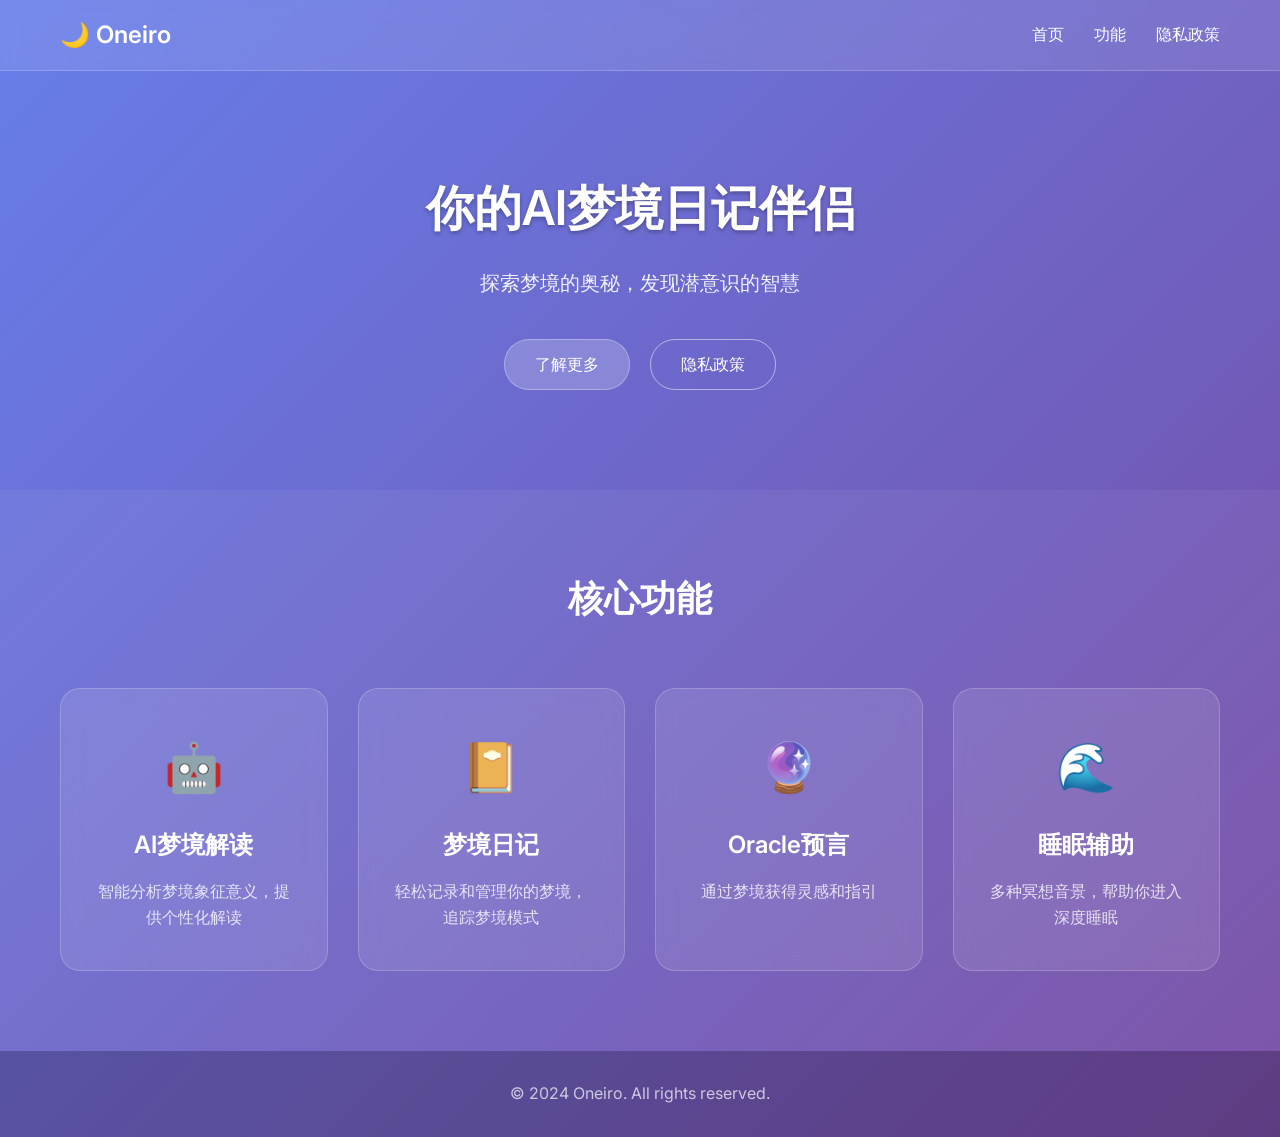
<file: index.html>
<!DOCTYPE html>
<html lang="zh-CN">
<head>
    <meta charset="UTF-8">
    <meta name="viewport" content="width=device-width, initial-scale=1.0">
    <title>Oneiro - AI梦境日记</title>
    <link rel="stylesheet" href="styles.css">
    <link href="https://fonts.googleapis.com/css2?family=Inter:wght@300;400;500;600&display=swap" rel="stylesheet">
</head>
<body>
    <header>
        <nav>
            <div class="nav-container">
                <h1>🌙 Oneiro</h1>
                <ul>
                    <li><a href="#home">首页</a></li>
                    <li><a href="#features">功能</a></li>
                    <li><a href="privacy-policy.html">隐私政策</a></li>
                </ul>
            </div>
        </nav>
    </header>

    <main>
        <section id="home" class="hero">
            <div class="hero-content">
                <h2>你的AI梦境日记伴侣</h2>
                <p>探索梦境的奥秘，发现潜意识的智慧</p>
                <div class="hero-buttons">
                    <a href="#features" class="btn-primary">了解更多</a>
                    <a href="privacy-policy.html" class="btn-secondary">隐私政策</a>
                </div>
            </div>
        </section>

        <section id="features" class="features">
            <div class="container">
                <h2>核心功能</h2>
                <div class="features-grid">
                    <div class="feature-card">
                        <div class="feature-icon">🤖</div>
                        <h3>AI梦境解读</h3>
                        <p>智能分析梦境象征意义，提供个性化解读</p>
                    </div>
                    <div class="feature-card">
                        <div class="feature-icon">📔</div>
                        <h3>梦境日记</h3>
                        <p>轻松记录和管理你的梦境，追踪梦境模式</p>
                    </div>
                    <div class="feature-card">
                        <div class="feature-icon">🔮</div>
                        <h3>Oracle预言</h3>
                        <p>通过梦境获得灵感和指引</p>
                    </div>
                    <div class="feature-card">
                        <div class="feature-icon">🌊</div>
                        <h3>睡眠辅助</h3>
                        <p>多种冥想音景，帮助你进入深度睡眠</p>
                    </div>
                </div>
            </div>
        </section>
    </main>

    <footer>
        <div class="container">
            <p>&copy; 2024 Oneiro. All rights reserved.</p>
        </div>
    </footer>
</body>
</html>
</file>
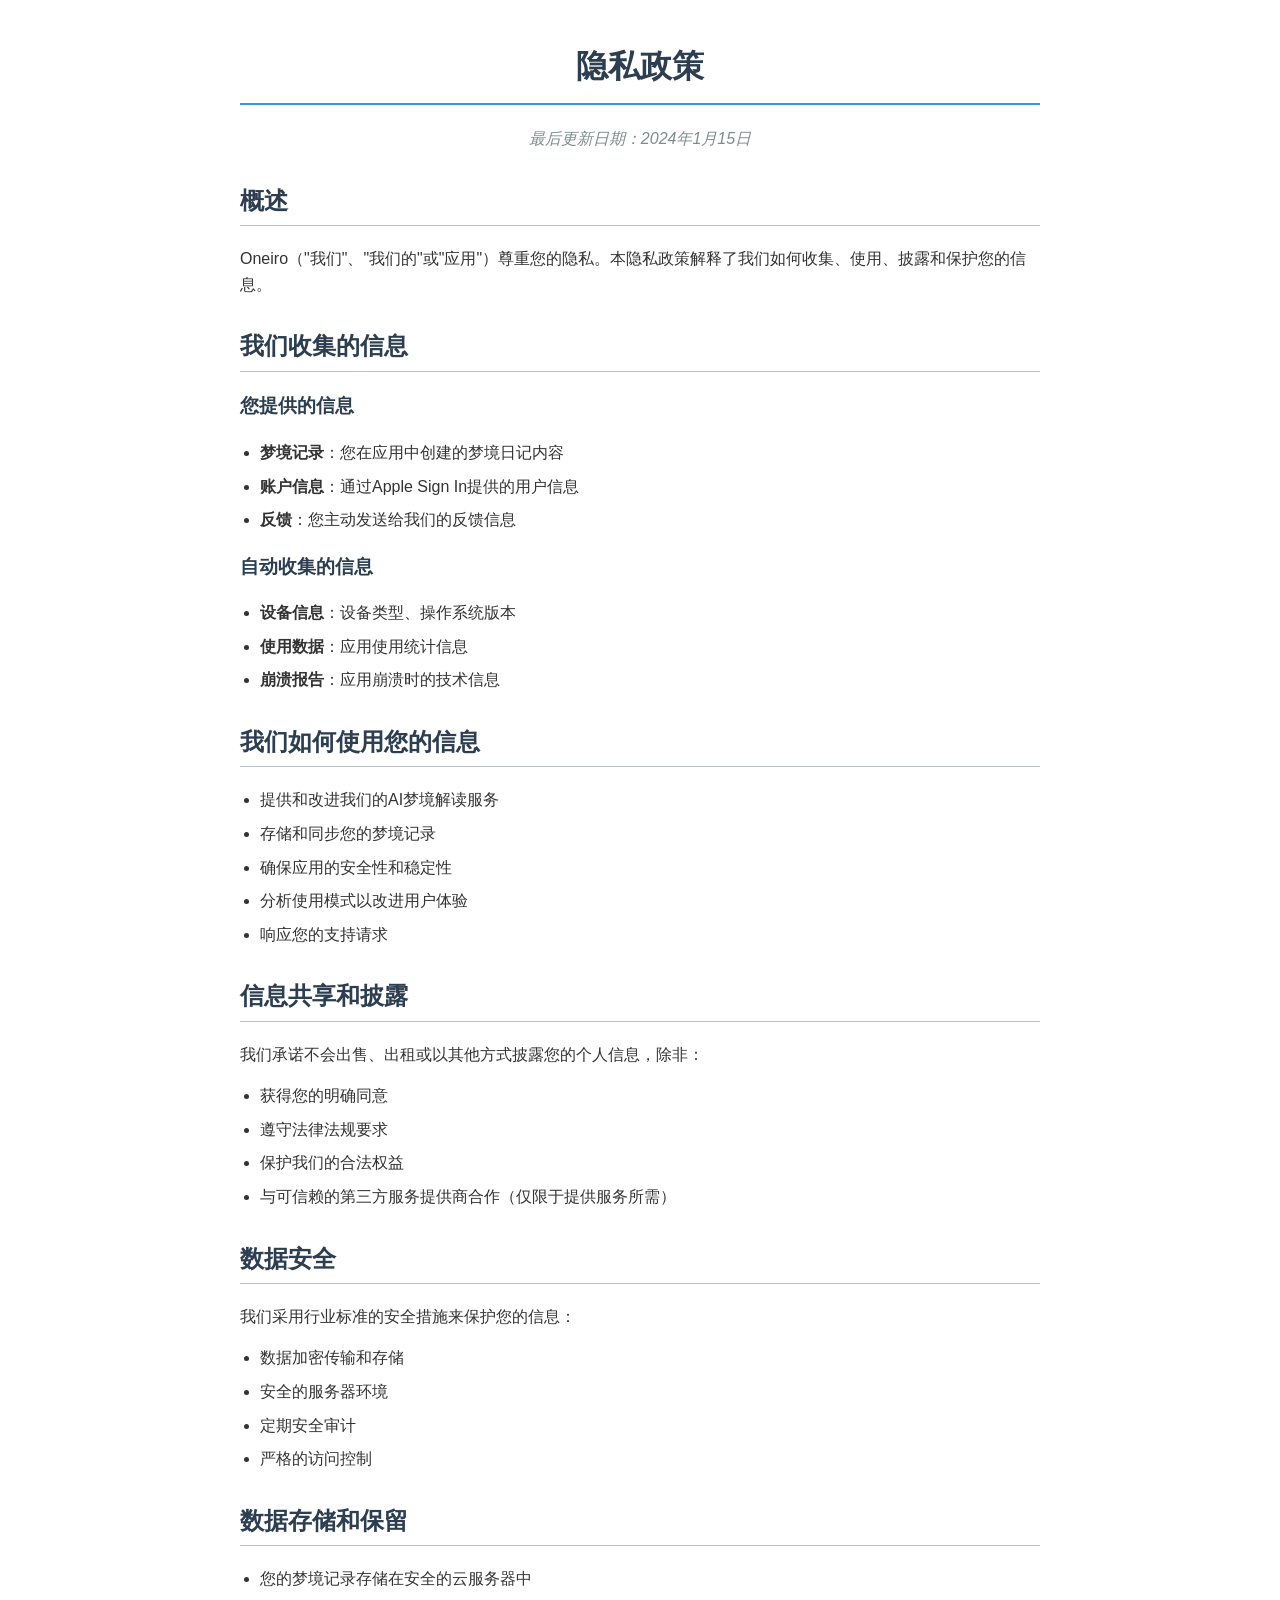
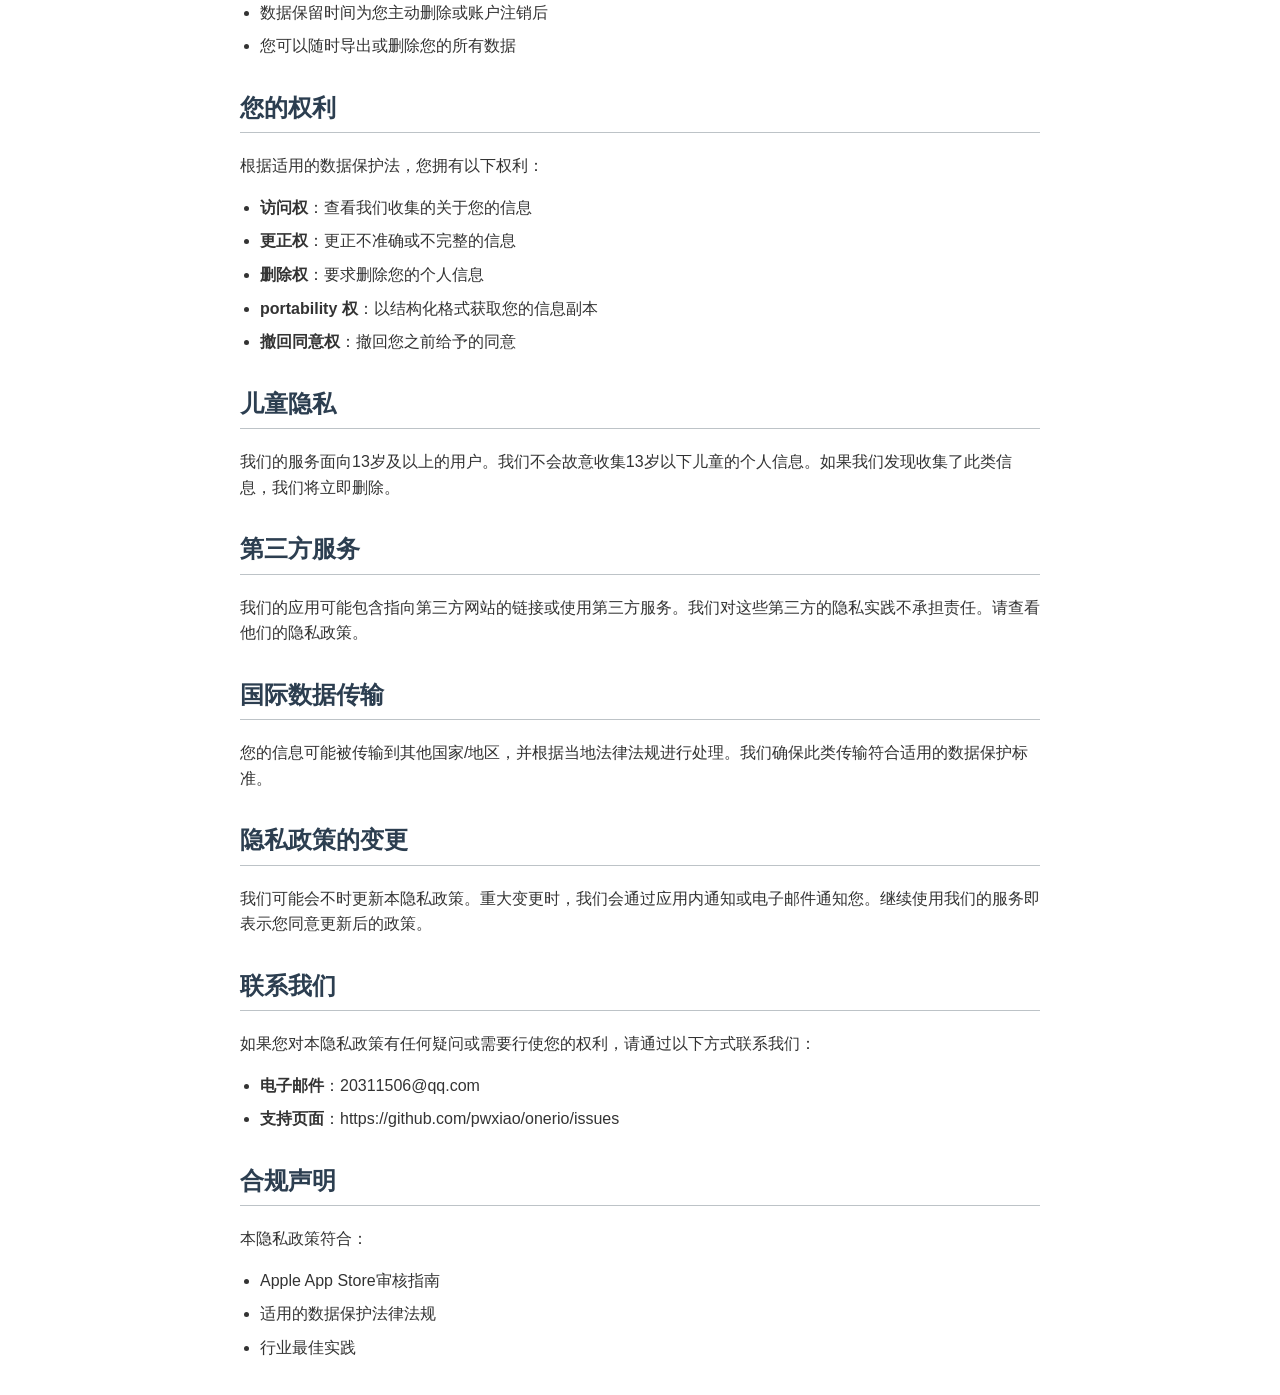
<file: privacy-policy.html>
<!DOCTYPE html>
<html lang="zh-CN">
<head>
    <meta charset="UTF-8">
    <meta name="viewport" content="width=device-width, initial-scale=1.0">
    <title>隐私政策 - Oneiro</title>
    <style>
        body {
            font-family: -apple-system, BlinkMacSystemFont, 'Segoe UI', Roboto, sans-serif;
            line-height: 1.6;
            max-width: 800px;
            margin: 0 auto;
            padding: 20px;
            background: white;
            color: #333;
        }
        h1, h2, h3 {
            color: #2c3e50;
        }
        h1 {
            text-align: center;
            border-bottom: 2px solid #3498db;
            padding-bottom: 10px;
        }
        h2 {
            margin-top: 30px;
            border-bottom: 1px solid #bdc3c7;
            padding-bottom: 5px;
        }
        ul {
            margin: 15px 0;
            padding-left: 20px;
        }
        li {
            margin-bottom: 8px;
        }
        .last-updated {
            text-align: center;
            color: #7f8c8d;
            font-style: italic;
            margin-bottom: 30px;
        }
    </style>
</head>
<body>
    <h1>隐私政策</h1>
    <p class="last-updated">最后更新日期：2024年1月15日</p>
                    <h2>概述</h2>
                    <p>Oneiro（"我们"、"我们的"或"应用"）尊重您的隐私。本隐私政策解释了我们如何收集、使用、披露和保护您的信息。</p>

                    <h2>我们收集的信息</h2>
                    <h3>您提供的信息</h3>
                    <ul>
                        <li><strong>梦境记录</strong>：您在应用中创建的梦境日记内容</li>
                        <li><strong>账户信息</strong>：通过Apple Sign In提供的用户信息</li>
                        <li><strong>反馈</strong>：您主动发送给我们的反馈信息</li>
                    </ul>

                    <h3>自动收集的信息</h3>
                    <ul>
                        <li><strong>设备信息</strong>：设备类型、操作系统版本</li>
                        <li><strong>使用数据</strong>：应用使用统计信息</li>
                        <li><strong>崩溃报告</strong>：应用崩溃时的技术信息</li>
                    </ul>

                    <h2>我们如何使用您的信息</h2>
                    <ul>
                        <li>提供和改进我们的AI梦境解读服务</li>
                        <li>存储和同步您的梦境记录</li>
                        <li>确保应用的安全性和稳定性</li>
                        <li>分析使用模式以改进用户体验</li>
                        <li>响应您的支持请求</li>
                    </ul>

                    <h2>信息共享和披露</h2>
                    <p>我们承诺不会出售、出租或以其他方式披露您的个人信息，除非：</p>
                    <ul>
                        <li>获得您的明确同意</li>
                        <li>遵守法律法规要求</li>
                        <li>保护我们的合法权益</li>
                        <li>与可信赖的第三方服务提供商合作（仅限于提供服务所需）</li>
                    </ul>

                    <h2>数据安全</h2>
                    <p>我们采用行业标准的安全措施来保护您的信息：</p>
                    <ul>
                        <li>数据加密传输和存储</li>
                        <li>安全的服务器环境</li>
                        <li>定期安全审计</li>
                        <li>严格的访问控制</li>
                    </ul>

                    <h2>数据存储和保留</h2>
                    <ul>
                        <li>您的梦境记录存储在安全的云服务器中</li>
                        <li>数据保留时间为您主动删除或账户注销后</li>
                        <li>您可以随时导出或删除您的所有数据</li>
                    </ul>

                    <h2>您的权利</h2>
                    <p>根据适用的数据保护法，您拥有以下权利：</p>
                    <ul>
                        <li><strong>访问权</strong>：查看我们收集的关于您的信息</li>
                        <li><strong>更正权</strong>：更正不准确或不完整的信息</li>
                        <li><strong>删除权</strong>：要求删除您的个人信息</li>
                        <li><strong> portability 权</strong>：以结构化格式获取您的信息副本</li>
                        <li><strong>撤回同意权</strong>：撤回您之前给予的同意</li>
                    </ul>

                    <h2>儿童隐私</h2>
                    <p>我们的服务面向13岁及以上的用户。我们不会故意收集13岁以下儿童的个人信息。如果我们发现收集了此类信息，我们将立即删除。</p>

                    <h2>第三方服务</h2>
                    <p>我们的应用可能包含指向第三方网站的链接或使用第三方服务。我们对这些第三方的隐私实践不承担责任。请查看他们的隐私政策。</p>

                    <h2>国际数据传输</h2>
                    <p>您的信息可能被传输到其他国家/地区，并根据当地法律法规进行处理。我们确保此类传输符合适用的数据保护标准。</p>

                    <h2>隐私政策的变更</h2>
                    <p>我们可能会不时更新本隐私政策。重大变更时，我们会通过应用内通知或电子邮件通知您。继续使用我们的服务即表示您同意更新后的政策。</p>

                    <h2>联系我们</h2>
                    <p>如果您对本隐私政策有任何疑问或需要行使您的权利，请通过以下方式联系我们：</p>
                    <ul>
                        <li><strong>电子邮件</strong>：20311506@qq.com</li>
                        <li><strong>支持页面</strong>：https://github.com/pwxiao/onerio/issues</li>
                    </ul>

                    <h2>合规声明</h2>
                    <p>本隐私政策符合：</p>
                    <ul>
                        <li>Apple App Store审核指南</li>
                        <li>适用的数据保护法律法规</li>
                        <li>行业最佳实践</li>
                    </ul>
</body>
</html>
</file>
<file: styles.css>
/* 全局样式 */
* {
    margin: 0;
    padding: 0;
    box-sizing: border-box;
}

body {
    font-family: 'Inter', -apple-system, BlinkMacSystemFont, 'Segoe UI', Roboto, sans-serif;
    line-height: 1.6;
    color: #1f2937;
    background: linear-gradient(135deg, #667eea 0%, #764ba2 100%);
    min-height: 100vh;
}

.container {
    max-width: 1200px;
    margin: 0 auto;
    padding: 0 20px;
}

/* 导航栏 */
nav {
    background: rgba(255, 255, 255, 0.1);
    backdrop-filter: blur(10px);
    border-bottom: 1px solid rgba(255, 255, 255, 0.2);
    position: fixed;
    width: 100%;
    top: 0;
    z-index: 1000;
}

.nav-container {
    max-width: 1200px;
    margin: 0 auto;
    padding: 0 20px;
    display: flex;
    justify-content: space-between;
    align-items: center;
    height: 70px;
}

nav h1 {
    color: white;
    font-size: 24px;
    font-weight: 600;
}

nav ul {
    display: flex;
    list-style: none;
    gap: 30px;
}

nav a {
    color: white;
    text-decoration: none;
    font-weight: 500;
    transition: opacity 0.3s ease;
}

nav a:hover {
    opacity: 0.8;
}

/* 主要内容 */
main {
    padding-top: 70px;
}

/* 首页英雄区域 */
.hero {
    padding: 100px 0;
    text-align: center;
    color: white;
}

.hero-content h2 {
    font-size: 48px;
    font-weight: 600;
    margin-bottom: 20px;
    text-shadow: 0 2px 4px rgba(0, 0, 0, 0.3);
}

.hero-content p {
    font-size: 20px;
    margin-bottom: 40px;
    opacity: 0.9;
}

.hero-buttons {
    display: flex;
    gap: 20px;
    justify-content: center;
    flex-wrap: wrap;
}

.btn-primary, .btn-secondary {
    padding: 12px 30px;
    border-radius: 25px;
    text-decoration: none;
    font-weight: 500;
    transition: all 0.3s ease;
    display: inline-block;
}

.btn-primary {
    background: rgba(255, 255, 255, 0.2);
    color: white;
    border: 1px solid rgba(255, 255, 255, 0.3);
}

.btn-primary:hover {
    background: rgba(255, 255, 255, 0.3);
    transform: translateY(-2px);
}

.btn-secondary {
    background: transparent;
    color: white;
    border: 1px solid rgba(255, 255, 255, 0.5);
}

.btn-secondary:hover {
    background: rgba(255, 255, 255, 0.1);
    transform: translateY(-2px);
}

/* 功能区域 */
.features {
    padding: 80px 0;
    background: rgba(255, 255, 255, 0.05);
}

.features h2 {
    text-align: center;
    color: white;
    font-size: 36px;
    margin-bottom: 60px;
    font-weight: 600;
}

.features-grid {
    display: grid;
    grid-template-columns: repeat(auto-fit, minmax(250px, 1fr));
    gap: 30px;
}

.feature-card {
    background: rgba(255, 255, 255, 0.1);
    backdrop-filter: blur(10px);
    border-radius: 20px;
    padding: 40px 30px;
    text-align: center;
    border: 1px solid rgba(255, 255, 255, 0.2);
    transition: transform 0.3s ease, box-shadow 0.3s ease;
}

.feature-card:hover {
    transform: translateY(-5px);
    box-shadow: 0 20px 40px rgba(0, 0, 0, 0.2);
}

.feature-icon {
    font-size: 48px;
    margin-bottom: 20px;
}

.feature-card h3 {
    color: white;
    font-size: 24px;
    margin-bottom: 15px;
    font-weight: 600;
}

.feature-card p {
    color: rgba(255, 255, 255, 0.8);
    font-size: 16px;
    line-height: 1.6;
}

/* 隐私政策页面 */
.privacy-policy {
    padding: 80px 0;
    background: rgba(255, 255, 255, 0.05);
}

.privacy-policy h1 {
    text-align: center;
    color: white;
    font-size: 36px;
    margin-bottom: 20px;
    font-weight: 600;
}

.last-updated {
    text-align: center;
    color: rgba(255, 255, 255, 0.7);
    margin-bottom: 60px;
    font-style: italic;
}

.policy-content {
    background: rgba(255, 255, 255, 0.1);
    backdrop-filter: blur(10px);
    border-radius: 20px;
    padding: 60px;
    border: 1px solid rgba(255, 255, 255, 0.2);
    max-width: 800px;
    margin: 0 auto;
}

.policy-content h2 {
    color: white;
    font-size: 24px;
    margin: 40px 0 20px 0;
    padding-bottom: 10px;
    border-bottom: 2px solid rgba(255, 255, 255, 0.3);
    font-weight: 600;
}

.policy-content h3 {
    color: white;
    font-size: 20px;
    margin: 30px 0 15px 0;
    font-weight: 500;
}

.policy-content p {
    color: rgba(255, 255, 255, 0.9);
    margin-bottom: 20px;
    line-height: 1.7;
}

.policy-content ul {
    margin: 20px 0;
    padding-left: 20px;
}

.policy-content li {
    color: rgba(255, 255, 255, 0.9);
    margin-bottom: 10px;
    line-height: 1.6;
}

.policy-content li strong {
    color: white;
    font-weight: 600;
}

/* 页脚 */
footer {
    background: rgba(0, 0, 0, 0.2);
    padding: 30px 0;
    text-align: center;
    color: rgba(255, 255, 255, 0.7);
}

/* 响应式设计 */
@media (max-width: 768px) {
    .nav-container {
        flex-direction: column;
        height: auto;
        padding: 20px;
    }

    nav ul {
        margin-top: 20px;
        gap: 20px;
    }

    .hero-content h2 {
        font-size: 32px;
    }

    .hero-content p {
        font-size: 18px;
    }

    .hero-buttons {
        flex-direction: column;
        align-items: center;
    }

    .features-grid {
        grid-template-columns: 1fr;
    }

    .policy-content {
        padding: 30px 20px;
    }

    .features h2, .privacy-policy h1 {
        font-size: 28px;
    }
}
</file>
